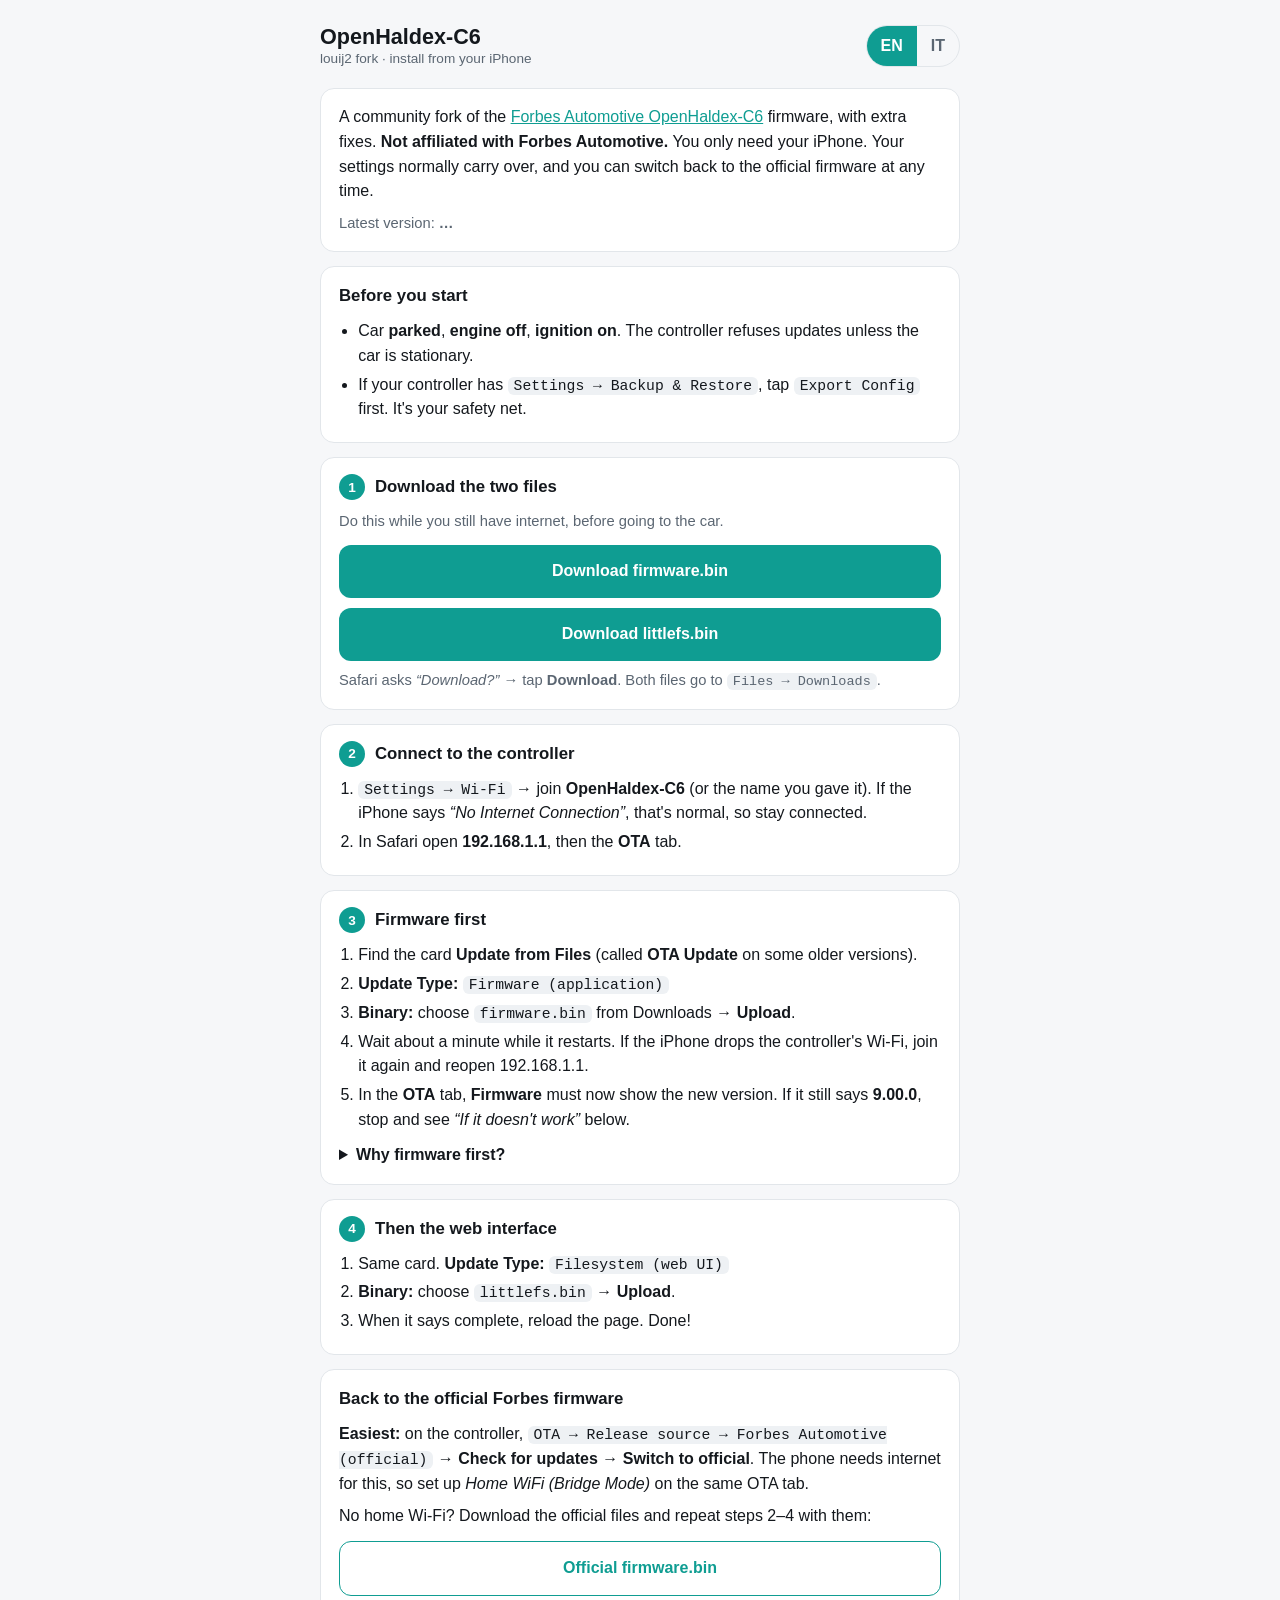
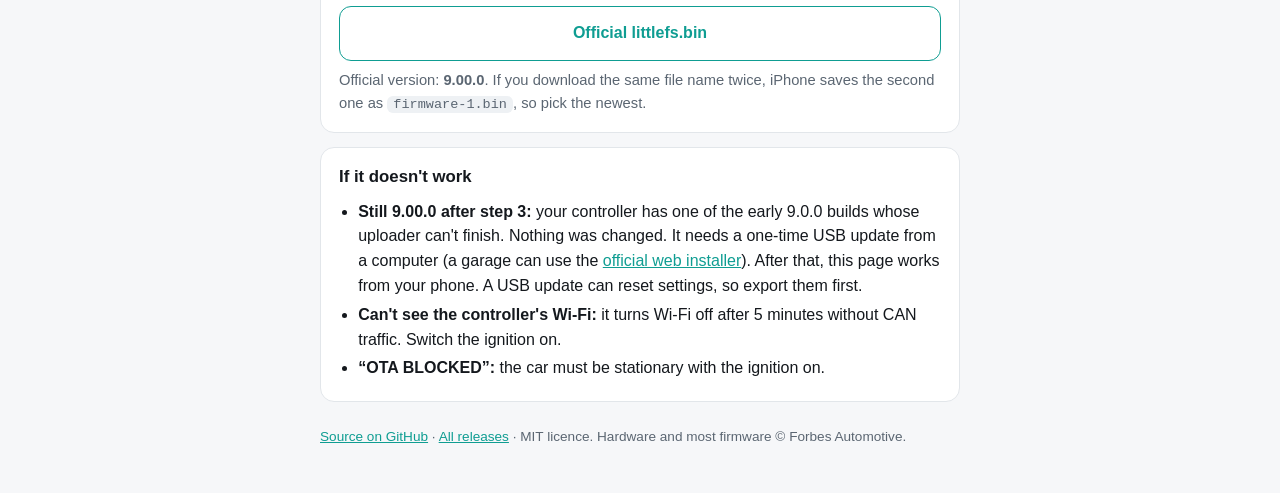
<file: site/index.html>
<!doctype html>
<html lang="en">
<head>
<meta charset="utf-8">
<meta name="viewport" content="width=device-width, initial-scale=1, viewport-fit=cover">
<title>OpenHaldex-C6 · louij2 fork</title>
<meta name="description" content="Install the louij2 fork of OpenHaldex-C6 from an iPhone - no computer needed - and switch back to the official Forbes Automotive firmware any time.">
<style>
  :root {
    --bg: #f6f7f9; --card: #ffffff; --text: #14181d; --muted: #5b6672; --line: #e2e6ea;
    --accent: #0f9d92; --accent-ink: #ffffff; --warn-bg: #fff6e5; --warn-line: #f0c36d;
    --code: #eef1f4;
  }
  @media (prefers-color-scheme: dark) {
    :root {
      --bg: #0b0f14; --card: #131a22; --text: #e6edf3; --muted: #93a1af; --line: #223040;
      --accent: #24d1c4; --accent-ink: #062320; --warn-bg: #2a2111; --warn-line: #6b5420;
      --code: #1b2430;
    }
  }
  * { box-sizing: border-box; }
  body { margin: 0; background: var(--bg); color: var(--text);
    font: 16px/1.55 -apple-system, BlinkMacSystemFont, "Segoe UI", Roboto, sans-serif;
    padding: max(16px, env(safe-area-inset-top)) 16px 48px; }
  main { max-width: 640px; margin: 0 auto; }
  header { display: flex; align-items: center; justify-content: space-between; gap: 12px; margin: 8px 0 20px; }
  h1 { font-size: 1.35rem; margin: 0; line-height: 1.25; }
  h1 small { display: block; font-size: .85rem; font-weight: 500; color: var(--muted); }
  .lang { display: flex; border: 1px solid var(--line); border-radius: 999px; overflow: hidden; flex-shrink: 0; }
  .lang button { border: 0; background: transparent; color: var(--muted); padding: 8px 14px; font: inherit; font-weight: 600; }
  .lang button[aria-pressed="true"] { background: var(--accent); color: var(--accent-ink); }
  .card { background: var(--card); border: 1px solid var(--line); border-radius: 14px; padding: 16px 18px; margin: 0 0 14px; }
  .card h2 { font-size: 1.05rem; margin: 0 0 10px; display: flex; gap: 10px; align-items: center; }
  .n { display: inline-grid; place-items: center; width: 26px; height: 26px; border-radius: 50%;
    background: var(--accent); color: var(--accent-ink); font-size: .85rem; flex-shrink: 0; }
  ol, ul { margin: 0; padding-left: 1.2em; }
  li { margin: 4px 0; }
  .btns { display: grid; gap: 10px; margin: 12px 0 8px; }
  a.btn { display: block; text-align: center; text-decoration: none; padding: 14px 16px; border-radius: 12px;
    background: var(--accent); color: var(--accent-ink); font-weight: 700; }
  a.btn.alt { background: transparent; color: var(--accent); border: 1.5px solid var(--accent); }
  .muted { color: var(--muted); font-size: .92rem; }
  .note { background: var(--warn-bg); border: 1px solid var(--warn-line); border-radius: 12px; padding: 12px 14px; margin: 12px 0 0; font-size: .95rem; }
  code, .kbd { background: var(--code); border-radius: 6px; padding: 1px 6px; font-family: ui-monospace, SFMono-Regular, Menlo, monospace; font-size: .92em; }
  details { margin-top: 10px; }
  summary { cursor: pointer; font-weight: 600; }
  footer { color: var(--muted); font-size: .85rem; margin-top: 24px; }
  footer a, .card a:not(.btn) { color: var(--accent); }
  [hidden] { display: none !important; }
</style>
</head>
<body>
<main>
  <header>
    <h1>OpenHaldex-C6 <small data-i18n="tagline">louij2 fork · install from your iPhone</small></h1>
    <div class="lang" role="group" aria-label="Language">
      <button type="button" data-lang="en" aria-pressed="true">EN</button>
      <button type="button" data-lang="it" aria-pressed="false">IT</button>
    </div>
  </header>

  <!-- ============================== ENGLISH ============================== -->
  <div data-lang-block="en">
    <section class="card">
      <p style="margin:0">A community fork of the
        <a href="https://github.com/Forbes-Automotive/OpenHaldex-C6">Forbes Automotive OpenHaldex-C6</a>
        firmware, with extra fixes. <strong>Not affiliated with Forbes Automotive.</strong>
        You only need your iPhone. Your settings normally carry over, and you can switch back to the official
        firmware at any time.</p>
      <p class="muted" style="margin:8px 0 0">Latest version: <strong class="latest-fork">…</strong></p>
    </section>

    <section class="card">
      <h2>Before you start</h2>
      <ul>
        <li>Car <strong>parked</strong>, <strong>engine off</strong>, <strong>ignition on</strong>. The controller refuses updates unless the car is stationary.</li>
        <li>If your controller has <span class="kbd">Settings → Backup &amp; Restore</span>, tap <span class="kbd">Export Config</span> first. It's your safety net.</li>
      </ul>
    </section>

    <section class="card">
      <h2><span class="n">1</span> Download the two files</h2>
      <p class="muted" style="margin:0">Do this while you still have internet, before going to the car.</p>
      <div class="btns">
        <a class="btn" href="https://github.com/louij2/OpenHaldex-C6/releases/latest/download/firmware.bin">Download firmware.bin</a>
        <a class="btn" href="https://github.com/louij2/OpenHaldex-C6/releases/latest/download/littlefs.bin">Download littlefs.bin</a>
      </div>
      <p class="muted" style="margin:0">Safari asks <em>“Download?”</em> → tap <strong>Download</strong>. Both files go to <span class="kbd">Files → Downloads</span>.</p>
    </section>

    <section class="card">
      <h2><span class="n">2</span> Connect to the controller</h2>
      <ol>
        <li><span class="kbd">Settings → Wi‑Fi</span> → join <strong>OpenHaldex-C6</strong> (or the name you gave it). If the iPhone says <em>“No Internet Connection”</em>, that's normal, so stay connected.</li>
        <li>In Safari open <strong>192.168.1.1</strong>, then the <strong>OTA</strong> tab.</li>
      </ol>
    </section>

    <section class="card">
      <h2><span class="n">3</span> Firmware first</h2>
      <ol>
        <li>Find the card <strong>Update from Files</strong> (called <strong>OTA Update</strong> on some older versions).</li>
        <li><strong>Update Type:</strong> <span class="kbd">Firmware (application)</span></li>
        <li><strong>Binary:</strong> choose <code>firmware.bin</code> from Downloads → <strong>Upload</strong>.</li>
        <li>Wait about a minute while it restarts. If the iPhone drops the controller's Wi‑Fi, join it again and reopen 192.168.1.1.</li>
        <li>In the <strong>OTA</strong> tab, <strong>Firmware</strong> must now show the new version. If it still says <strong>9.00.0</strong>, stop and see <em>“If it doesn't work”</em> below.</li>
      </ol>
      <details>
        <summary>Why firmware first?</summary>
        <p class="muted">Some early 9.0.0 builds have a faulty uploader. If a firmware upload fails, nothing changes: the controller simply keeps its old firmware. Doing the firmware first means the next step runs on the fixed uploader.</p>
      </details>
    </section>

    <section class="card">
      <h2><span class="n">4</span> Then the web interface</h2>
      <ol>
        <li>Same card. <strong>Update Type:</strong> <span class="kbd">Filesystem (web UI)</span></li>
        <li><strong>Binary:</strong> choose <code>littlefs.bin</code> → <strong>Upload</strong>.</li>
        <li>When it says complete, reload the page. Done!</li>
      </ol>
    </section>

    <section class="card">
      <h2>Back to the official Forbes firmware</h2>
      <p style="margin:0 0 8px"><strong>Easiest:</strong> on the controller, <span class="kbd">OTA → Release source → Forbes Automotive (official)</span> → <strong>Check for updates</strong> → <strong>Switch to official</strong>. The phone needs internet for this, so set up <em>Home WiFi (Bridge Mode)</em> on the same OTA tab.</p>
      <p style="margin:0">No home Wi‑Fi? Download the official files and repeat steps 2–4 with them:</p>
      <div class="btns">
        <a class="btn alt forbes-fw" href="https://raw.githubusercontent.com/Forbes-Automotive/OpenHaldex-C6/main/Releases/V9.00.0/firmware.bin">Official firmware.bin</a>
        <a class="btn alt forbes-fs" href="https://raw.githubusercontent.com/Forbes-Automotive/OpenHaldex-C6/main/Releases/V9.00.0/littlefs.bin">Official littlefs.bin</a>
      </div>
      <p class="muted" style="margin:0">Official version: <strong class="latest-forbes">9.00.0</strong>. If you download the same file name twice, iPhone saves the second one as <code>firmware-1.bin</code>, so pick the newest.</p>
    </section>

    <section class="card">
      <h2>If it doesn't work</h2>
      <ul>
        <li><strong>Still 9.00.0 after step 3:</strong> your controller has one of the early 9.0.0 builds whose uploader can't finish. Nothing was changed. It needs a one-time USB update from a computer (a garage can use the <a href="https://forbes-automotive.com/pages/module-software-updater">official web installer</a>). After that, this page works from your phone. A USB update can reset settings, so export them first.</li>
        <li><strong>Can't see the controller's Wi‑Fi:</strong> it turns Wi‑Fi off after 5 minutes without CAN traffic. Switch the ignition on.</li>
        <li><strong>“OTA BLOCKED”:</strong> the car must be stationary with the ignition on.</li>
      </ul>
    </section>
  </div>

  <!-- ============================== ITALIANO ============================== -->
  <div data-lang-block="it" hidden>
    <section class="card">
      <p style="margin:0">Un fork della community del firmware
        <a href="https://github.com/Forbes-Automotive/OpenHaldex-C6">OpenHaldex-C6 di Forbes Automotive</a>,
        con correzioni in più. <strong>Non affiliato a Forbes Automotive.</strong>
        Ti basta l'iPhone. Di solito le impostazioni restano, e puoi tornare al firmware ufficiale quando vuoi.</p>
      <p class="muted" style="margin:8px 0 0">Ultima versione: <strong class="latest-fork">…</strong></p>
    </section>

    <section class="card">
      <h2>Prima di iniziare</h2>
      <ul>
        <li>Auto <strong>ferma</strong>, <strong>motore spento</strong>, <strong>quadro acceso</strong>. Il controller blocca gli aggiornamenti se l'auto non è ferma.</li>
        <li>Se nel controller c'è <span class="kbd">Settings → Backup &amp; Restore</span>, tocca prima <span class="kbd">Export Config</span>. È la tua copia di sicurezza.</li>
      </ul>
    </section>

    <section class="card">
      <h2><span class="n">1</span> Scarica i due file</h2>
      <p class="muted" style="margin:0">Fallo quando hai ancora internet, prima di andare in auto.</p>
      <div class="btns">
        <a class="btn" href="https://github.com/louij2/OpenHaldex-C6/releases/latest/download/firmware.bin">Scarica firmware.bin</a>
        <a class="btn" href="https://github.com/louij2/OpenHaldex-C6/releases/latest/download/littlefs.bin">Scarica littlefs.bin</a>
      </div>
      <p class="muted" style="margin:0">Safari chiede <em>«Scaricare?»</em> → tocca <strong>Scarica</strong>. I file finiscono in <span class="kbd">File → Download</span>.</p>
    </section>

    <section class="card">
      <h2><span class="n">2</span> Collegati al controller</h2>
      <ol>
        <li><span class="kbd">Impostazioni → Wi‑Fi</span> → scegli <strong>OpenHaldex-C6</strong> (o il nome che gli hai dato). Se l'iPhone dice <em>«Nessuna connessione a Internet»</em> è normale: resta collegato.</li>
        <li>In Safari apri <strong>192.168.1.1</strong>, poi la scheda <strong>OTA</strong>.</li>
      </ol>
    </section>

    <section class="card">
      <h2><span class="n">3</span> Prima il firmware</h2>
      <ol>
        <li>Trova il riquadro <strong>Update from Files</strong> (su alcune versioni vecchie si chiama <strong>OTA Update</strong>).</li>
        <li><strong>Update Type:</strong> <span class="kbd">Firmware (application)</span></li>
        <li><strong>Binary:</strong> scegli <code>firmware.bin</code> da Download → <strong>Upload</strong>.</li>
        <li>Aspetta circa un minuto mentre si riavvia. Se l'iPhone perde il Wi‑Fi del controller, ricollegati e riapri 192.168.1.1.</li>
        <li>Nella scheda <strong>OTA</strong>, alla voce <strong>Firmware</strong> deve comparire la nuova versione. Se c'è ancora <strong>9.00.0</strong>, fermati e leggi <em>«Se qualcosa non va»</em> qui sotto.</li>
      </ol>
      <details>
        <summary>Perché prima il firmware?</summary>
        <p class="muted">Alcune prime versioni 9.0.0 hanno un difetto nel caricamento. Se il caricamento del firmware fallisce non cambia niente: il controller tiene il firmware vecchio. Facendo prima il firmware, il passo successivo usa il caricamento corretto.</p>
      </details>
    </section>

    <section class="card">
      <h2><span class="n">4</span> Poi l'interfaccia web</h2>
      <ol>
        <li>Stesso riquadro. <strong>Update Type:</strong> <span class="kbd">Filesystem (web UI)</span></li>
        <li><strong>Binary:</strong> scegli <code>littlefs.bin</code> → <strong>Upload</strong>.</li>
        <li>Quando dice che ha finito, ricarica la pagina. Fatto!</li>
      </ol>
    </section>

    <section class="card">
      <h2>Tornare al firmware ufficiale Forbes</h2>
      <p style="margin:0 0 8px"><strong>Il modo più facile:</strong> nel controller, <span class="kbd">OTA → Release source → Forbes Automotive (official)</span> → <strong>Check for updates</strong> → <strong>Switch to official</strong>. Serve internet sul telefono: configura <em>Home WiFi (Bridge Mode)</em> nella stessa scheda OTA.</p>
      <p style="margin:0">Niente Wi‑Fi di casa? Scarica i file ufficiali e ripeti i passi 2–4 con questi:</p>
      <div class="btns">
        <a class="btn alt forbes-fw" href="https://raw.githubusercontent.com/Forbes-Automotive/OpenHaldex-C6/main/Releases/V9.00.0/firmware.bin">firmware.bin ufficiale</a>
        <a class="btn alt forbes-fs" href="https://raw.githubusercontent.com/Forbes-Automotive/OpenHaldex-C6/main/Releases/V9.00.0/littlefs.bin">littlefs.bin ufficiale</a>
      </div>
      <p class="muted" style="margin:0">Versione ufficiale: <strong class="latest-forbes">9.00.0</strong>. Se scarichi due volte lo stesso file, l'iPhone salva il secondo come <code>firmware-1.bin</code>: scegli il più recente.</p>
    </section>

    <section class="card">
      <h2>Se qualcosa non va</h2>
      <ul>
        <li><strong>Dopo il passo 3 c'è ancora 9.00.0:</strong> il tuo controller ha una delle prime versioni 9.0.0, che non riesce a finire il caricamento. Non è stato cambiato niente. Serve un aggiornamento via USB da un computer, una volta sola (un'officina può usare il <a href="https://forbes-automotive.com/pages/module-software-updater">programma ufficiale</a>). Dopo, questa pagina funziona dall'iPhone. L'aggiornamento USB può cancellare le impostazioni: esportale prima.</li>
        <li><strong>Non vedi il Wi‑Fi del controller:</strong> si spegne dopo 5 minuti senza traffico CAN. Accendi il quadro.</li>
        <li><strong>«OTA BLOCKED»:</strong> l'auto deve essere ferma con il quadro acceso.</li>
      </ul>
    </section>
  </div>

  <footer>
    <a href="https://github.com/louij2/OpenHaldex-C6">Source on GitHub</a> ·
    <a href="https://github.com/louij2/OpenHaldex-C6/releases">All releases</a> ·
    MIT licence. Hardware and most firmware © Forbes Automotive.
  </footer>
</main>

<script>
(function () {
  // Language: Italian phones get Italian first; the choice is remembered.
  var blocks = document.querySelectorAll("[data-lang-block]");
  var buttons = document.querySelectorAll("[data-lang]");
  var tagline = { en: "louij2 fork · install from your iPhone", it: "fork louij2 · installa dall'iPhone" };
  function setLang(l) {
    blocks.forEach(function (b) { b.hidden = b.getAttribute("data-lang-block") !== l; });
    buttons.forEach(function (b) { b.setAttribute("aria-pressed", String(b.getAttribute("data-lang") === l)); });
    document.documentElement.lang = l;
    var t = document.querySelector('[data-i18n="tagline"]'); if (t) t.textContent = tagline[l];
    try { localStorage.setItem("lang", l); } catch (e) {}
  }
  var saved = null; try { saved = localStorage.getItem("lang"); } catch (e) {}
  setLang(saved || ((navigator.language || "").toLowerCase().indexOf("it") === 0 ? "it" : "en"));
  buttons.forEach(function (b) { b.addEventListener("click", function () { setLang(b.getAttribute("data-lang")); }); });

  // Versions straight from each repo's release index; the links above work without this.
  function latest(repo, cb) {
    fetch("https://raw.githubusercontent.com/" + repo + "/main/Releases/releases.json", { cache: "no-store" })
      .then(function (r) { return r.ok ? r.json() : null; })
      .then(function (d) { if (d && d.latest) cb(d.latest); })
      .catch(function () {});
  }
  latest("louij2/OpenHaldex-C6", function (v) {
    document.querySelectorAll(".latest-fork").forEach(function (e) { e.textContent = v; });
  });
  latest("Forbes-Automotive/OpenHaldex-C6", function (v) {
    document.querySelectorAll(".latest-forbes").forEach(function (e) { e.textContent = v; });
    var base = "https://raw.githubusercontent.com/Forbes-Automotive/OpenHaldex-C6/main/Releases/V" + v + "/";
    document.querySelectorAll(".forbes-fw").forEach(function (a) { a.href = base + "firmware.bin"; });
    document.querySelectorAll(".forbes-fs").forEach(function (a) { a.href = base + "littlefs.bin"; });
  });
})();
</script>
</body>
</html>
</file>
